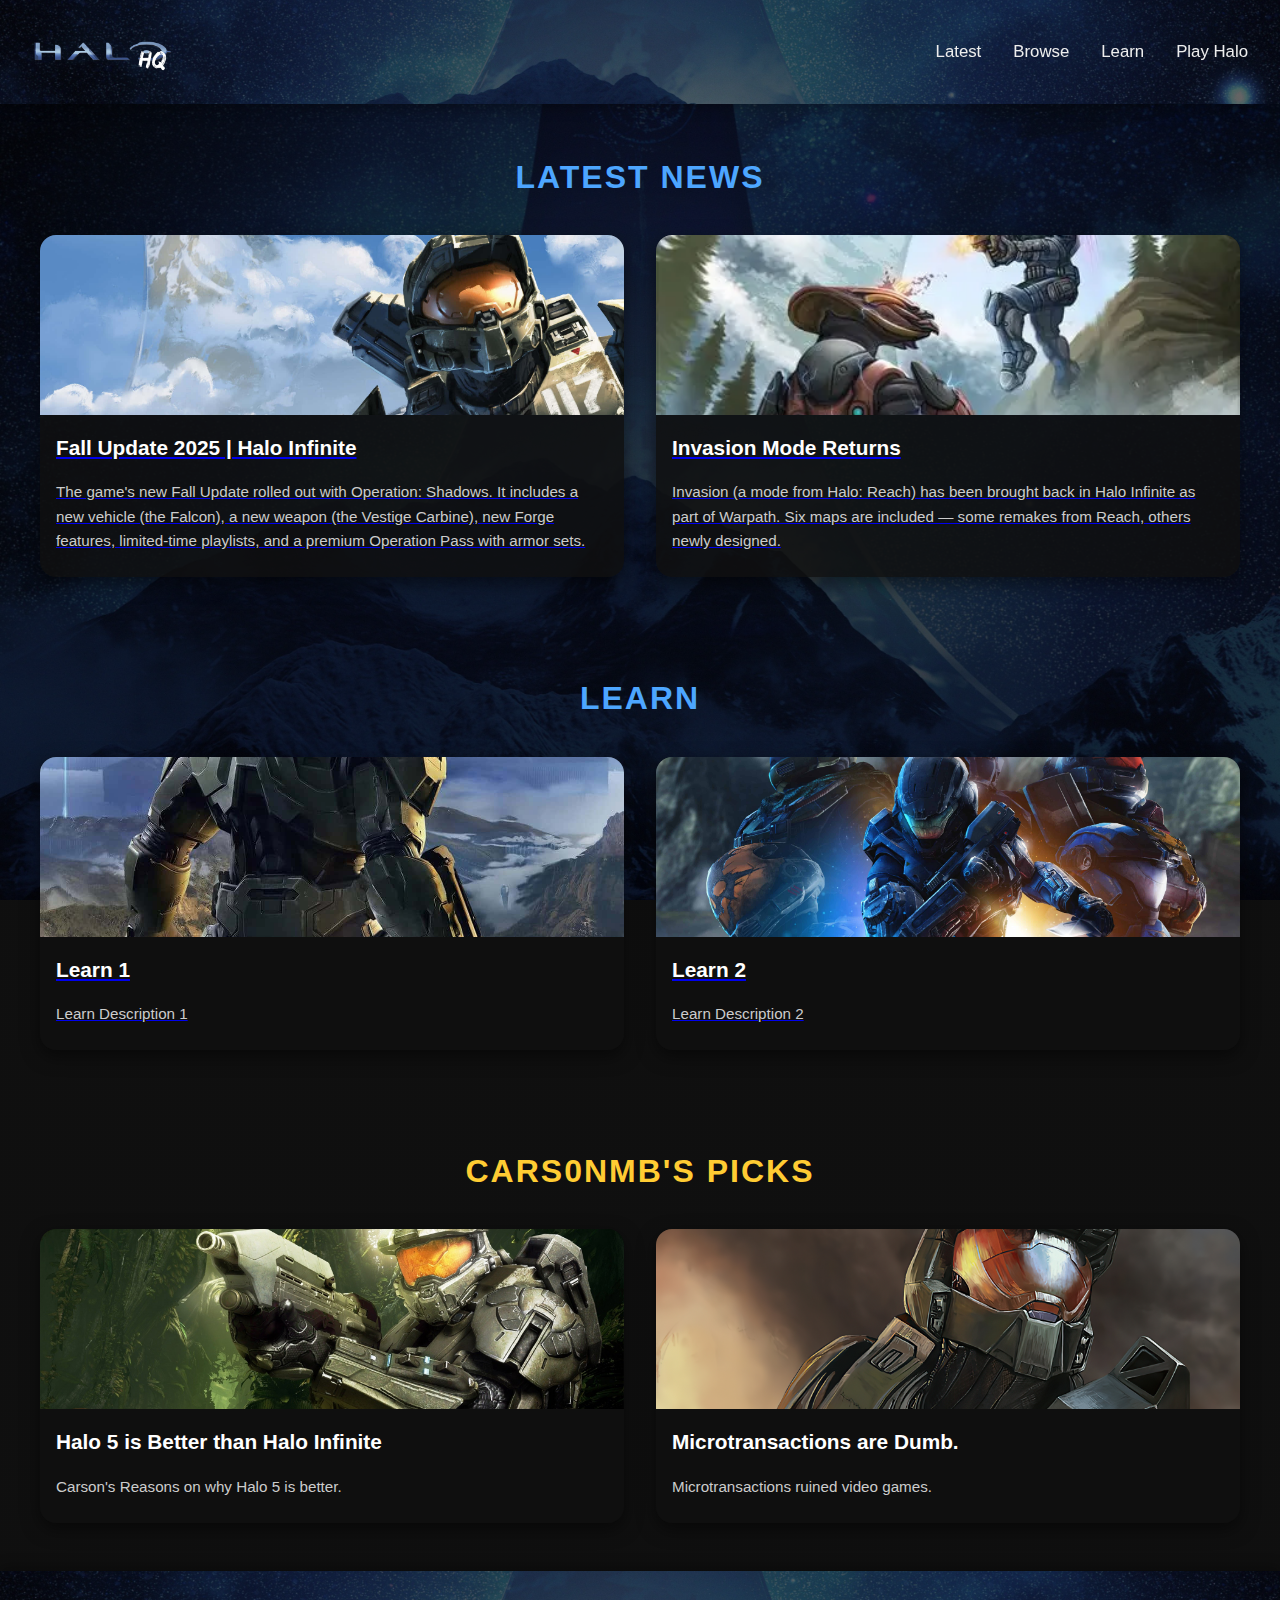
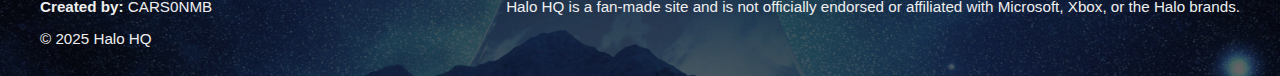
<file: index.html>
<!DOCTYPE html>
<html lang="en">
	<head>
		<meta charset="UTF-8">
		<meta name="viewport" content="width=device-width, initial-scale=1.0">
		<link rel="stylesheet" type="text/css" href="css/index.css">
		<script src="js/index.js"></script>
		<title>Halo HQ</title>
	</head>


	<header>
		<img id="logo" src="images/halohqlogo.png">
		<div id="divhead">
			<nav>
				<a>Latest</a>
				<a>Browse</a>
				<a>Learn</a>
				<a href="https://store.steampowered.com/app/1240440/Halo_Infinite/">Play Halo</a>
		</nav>
		</div>
	</header>




	<body>
		<div id="popup">
			<div class="popup-content">
				<h2>Get the Latest Halo News!</h2>
				<p>Subscribe with your email to stay updated on Halo news!</p>

				<form id="subscribe-form">
					<input type="email" placeholder="Enter your email" required>
					<button type="submit">Subscribe</button>
				</form>
				<button id="close-popup" class="close-btn">✖</button>
			</div>
		</div>

		<section id="Latest">
		<h2>Latest News</h2>
		<div class="grid">
			<a href="pages/update2025.html" class="card-link">
			<article class="card">
				<img src="images/cards/card1.jpg" alt="Halo Infinite Update 2025">
				<h3>Fall Update 2025 | Halo Infinite</h3>
				<p>The game's new Fall Update rolled out with Operation: Shadows. It includes a new vehicle (the Falcon), a new weapon (the Vestige Carbine), new Forge features, limited-time playlists, and a premium Operation Pass with armor sets.</p>
			</article>
			</a>
			<a href="pages/imr.html" class="card-link">
			<article class="card">
				<img src="images/cards/card2.webp" alt="Invasion Mode Returns">
				<h3>Invasion Mode Returns</h3>
				<p>Invasion (a mode from Halo: Reach) has been brought back in Halo Infinite as part of Warpath. Six maps are included — some remakes from Reach, others newly designed.</p>
			</article>
			</a>
		</div>







		</section>
		<section id="Learn">
		<h2>Learn</h2>
		<div class="grid">
			<a href="/pages/update2025.html" class="card-link">
			<article class="card">
				<img src="images/cards/card4.jpg" alt="Halo Infinite Update 2025">
				<h3>Learn 1</h3>
				<p>Learn Description 1</p>
			</article>
			</a>
			<a href="/pages/update2025.html" class="card-link">
			<article class="card">
				<img src="images/cards/card3.jpg" alt="Invasion Mode Returns">
				<h3>Learn 2</h3>
				<p>Learn Description 2</p>
			</article>
			</a>
		</div>
		</section>

		<section id="carsonpicks">
		<h2>CARS0NMB's Picks</h2>
		<div class="grid">
			<a href="/pages/update2025.html" class="card-link">
			<article class="card">
				<img src="images/cards/card5.jpg" alt="Halo Infinite Update 2025">
				<h3>Halo 5 is Better than Halo Infinite</h3>
				<p>Carson's Reasons on why Halo 5 is better.</p>
			</article>
			</a>
			<a href="/pages/update2025.html" class="card-link">
			<article class="card">
				<img src="images/cards/card6.jpg" alt="Invasion Mode Returns">
				<h3>Microtransactions are Dumb.</h3>
				<p>Microtransactions ruined video games.</p>
			</article>
			</a>
		</div>
		</section>
	</body>
	<footer>
	<div class="footer-content">
		<div class="footer-left">
		<p><strong>Created by:</strong> <a>CARS0NMB</a></p>
		<p>&copy; 2025 Halo HQ</p>
		</div>

		<div class="footer-center">
		<p>
			Halo HQ is a fan-made site and is not officially endorsed or affiliated 
			with Microsoft, Xbox, or the Halo brands.
		</p>
		</div>
	</div>
	</footer>
</html>
</file>
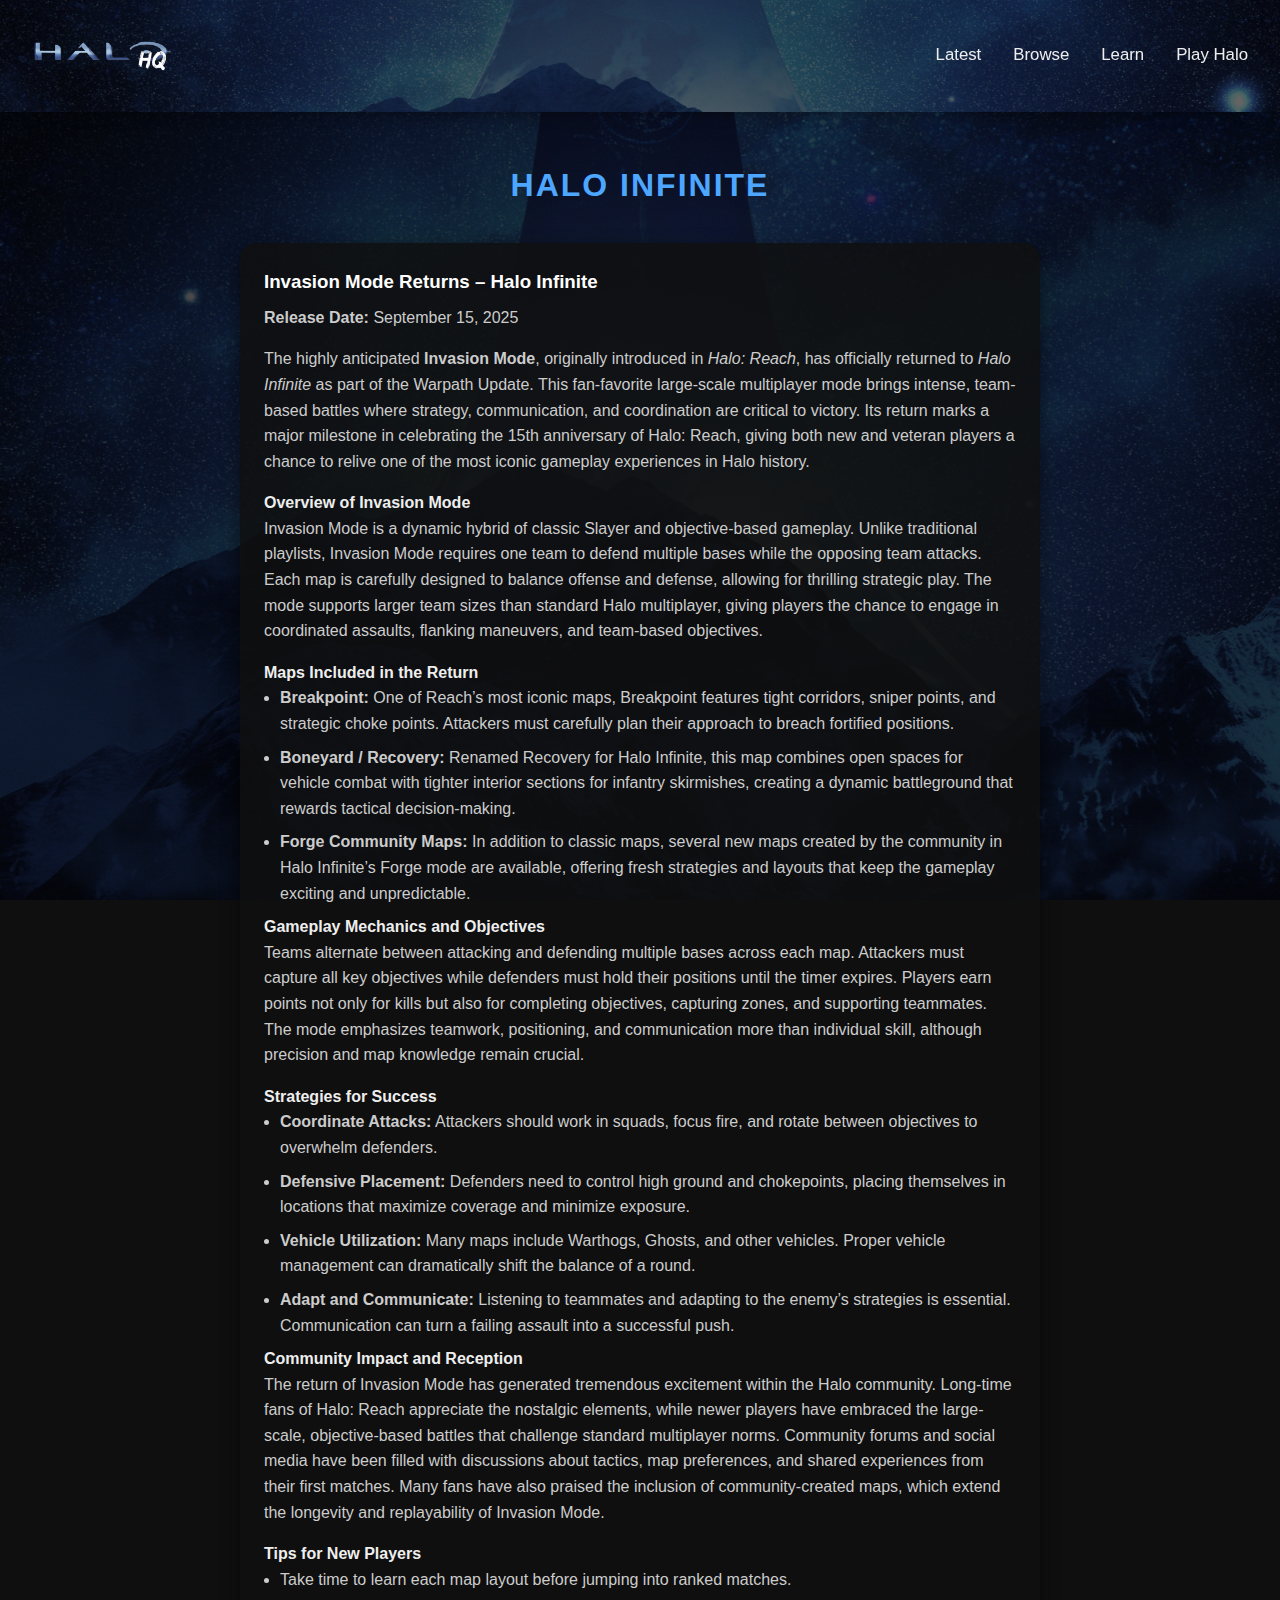
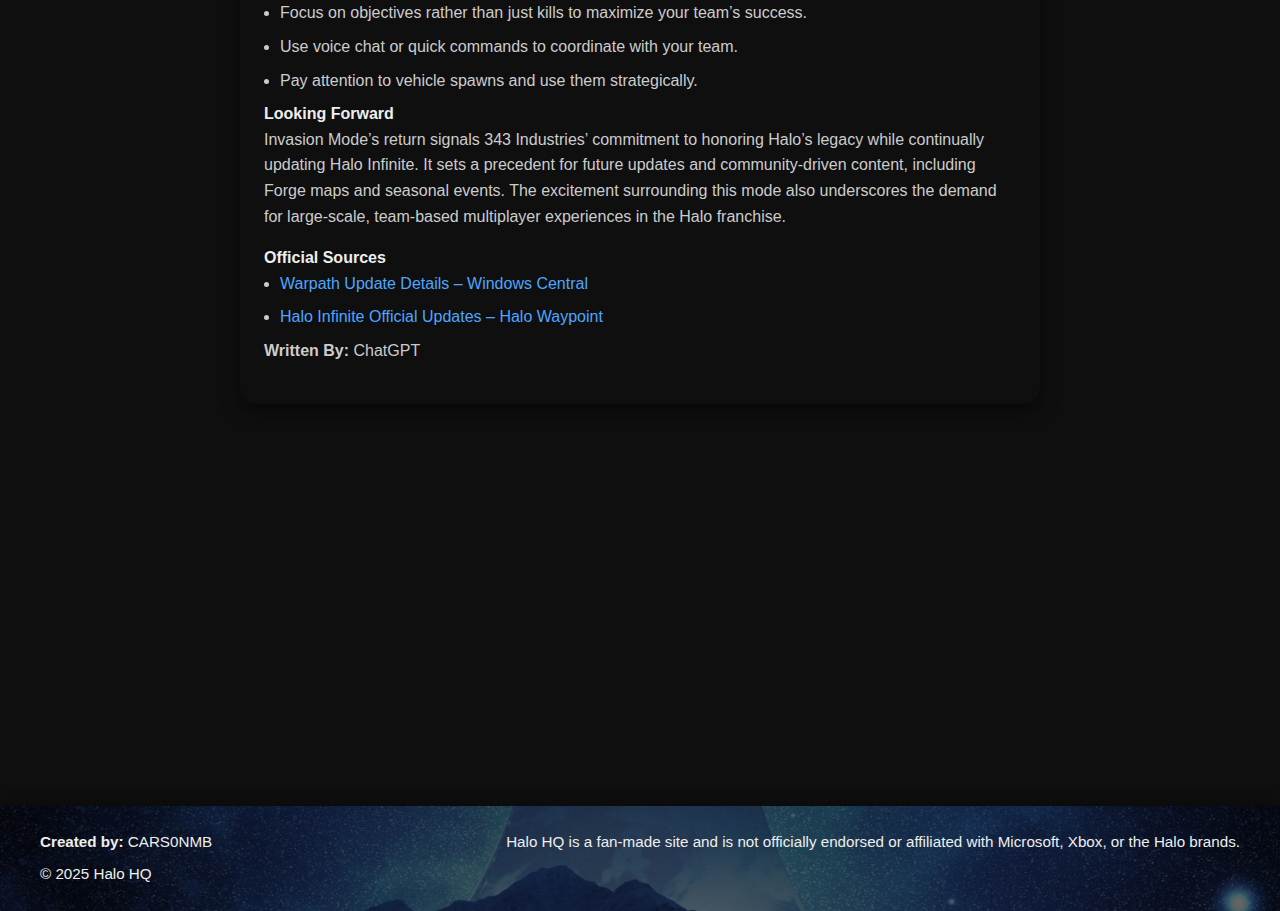
<file: pages/imr.html>
<!DOCTYPE html>
<html lang="en">


	<head>
		<meta charset="UTF-8">
		<meta name="viewport" content="width=device-width, initial-scale=1.0">
		<link rel="stylesheet" type="text/css" href="../css/pages.css">
		<title>Halo HQ</title>
		<link rel="icon" type="image/png" href="images/favicon.png">
	</head>


	<header>
		<a href="../index.html"><img id="logo" src="../images/halohqlogo.png"></a>
		<div id="divhead">
			<nav>
				<a>Latest</a>
				<a>Browse</a>
				<a>Learn</a>
				<a href="https://store.steampowered.com/app/1240440/Halo_Infinite/">Play Halo</a>
		</nav>
		</div>
	</header>




	<body>
        <section class="article-section">
            <h2>Halo Infinite</h2>

            <article class="article-card">
                <h3>Invasion Mode Returns – Halo Infinite</h3>
                <p><strong>Release Date:</strong> September 15, 2025</p>
                <p>The highly anticipated <strong>Invasion Mode</strong>, originally introduced in <em>Halo: Reach</em>, has officially returned to <em>Halo Infinite</em> as part of the Warpath Update. This fan-favorite large-scale multiplayer mode brings intense, team-based battles where strategy, communication, and coordination are critical to victory. Its return marks a major milestone in celebrating the 15th anniversary of Halo: Reach, giving both new and veteran players a chance to relive one of the most iconic gameplay experiences in Halo history.</p>

                <h4>Overview of Invasion Mode</h4>
                <p>Invasion Mode is a dynamic hybrid of classic Slayer and objective-based gameplay. Unlike traditional playlists, Invasion Mode requires one team to defend multiple bases while the opposing team attacks. Each map is carefully designed to balance offense and defense, allowing for thrilling strategic play. The mode supports larger team sizes than standard Halo multiplayer, giving players the chance to engage in coordinated assaults, flanking maneuvers, and team-based objectives.</p>

                <h4>Maps Included in the Return</h4>
                <ul>
                <li><strong>Breakpoint:</strong> One of Reach’s most iconic maps, Breakpoint features tight corridors, sniper points, and strategic choke points. Attackers must carefully plan their approach to breach fortified positions.</li>
                <li><strong>Boneyard / Recovery:</strong> Renamed Recovery for Halo Infinite, this map combines open spaces for vehicle combat with tighter interior sections for infantry skirmishes, creating a dynamic battleground that rewards tactical decision-making.</li>
                <li><strong>Forge Community Maps:</strong> In addition to classic maps, several new maps created by the community in Halo Infinite’s Forge mode are available, offering fresh strategies and layouts that keep the gameplay exciting and unpredictable.</li>
                </ul>

                <h4>Gameplay Mechanics and Objectives</h4>
                <p>Teams alternate between attacking and defending multiple bases across each map. Attackers must capture all key objectives while defenders must hold their positions until the timer expires. Players earn points not only for kills but also for completing objectives, capturing zones, and supporting teammates. The mode emphasizes teamwork, positioning, and communication more than individual skill, although precision and map knowledge remain crucial.</p>

                <h4>Strategies for Success</h4>
                <ul>
                <li><strong>Coordinate Attacks:</strong> Attackers should work in squads, focus fire, and rotate between objectives to overwhelm defenders.</li>
                <li><strong>Defensive Placement:</strong> Defenders need to control high ground and chokepoints, placing themselves in locations that maximize coverage and minimize exposure.</li>
                <li><strong>Vehicle Utilization:</strong> Many maps include Warthogs, Ghosts, and other vehicles. Proper vehicle management can dramatically shift the balance of a round.</li>
                <li><strong>Adapt and Communicate:</strong> Listening to teammates and adapting to the enemy’s strategies is essential. Communication can turn a failing assault into a successful push.</li>
                </ul>

                <h4>Community Impact and Reception</h4>
                <p>The return of Invasion Mode has generated tremendous excitement within the Halo community. Long-time fans of Halo: Reach appreciate the nostalgic elements, while newer players have embraced the large-scale, objective-based battles that challenge standard multiplayer norms. Community forums and social media have been filled with discussions about tactics, map preferences, and shared experiences from their first matches. Many fans have also praised the inclusion of community-created maps, which extend the longevity and replayability of Invasion Mode.</p>

                <h4>Tips for New Players</h4>
                <ul>
                <li>Take time to learn each map layout before jumping into ranked matches.</li>
                <li>Focus on objectives rather than just kills to maximize your team’s success.</li>
                <li>Use voice chat or quick commands to coordinate with your team.</li>
                <li>Pay attention to vehicle spawns and use them strategically.</li>
                </ul>

                <h4>Looking Forward</h4>
                <p>Invasion Mode’s return signals 343 Industries’ commitment to honoring Halo’s legacy while continually updating Halo Infinite. It sets a precedent for future updates and community-driven content, including Forge maps and seasonal events. The excitement surrounding this mode also underscores the demand for large-scale, team-based multiplayer experiences in the Halo franchise.</p>

                <h4>Official Sources</h4>
                <ul>
                <li><a href="https://www.windowscentral.com/gaming/halo-infinite-has-a-treat-in-store-halo-reach-invasion-mode-returns-after-15-years-in-the-new-warpath-update" target="_blank">Warpath Update Details – Windows Central</a></li>
                <li><a href="https://www.halowaypoint.com/en-us/news/halo-infinite-updates" target="_blank">Halo Infinite Official Updates – Halo Waypoint</a></li>
                </ul>

                <p><strong>Written By:</strong> ChatGPT</p>
            </article>

            <iframe width="560" height="315" src="https://www.youtube.com/embed/bWNeeCdnifE?si=_u2cvVVjeVv-9OCH" frameborder="0" allow="accelerometer; autoplay; encrypted-media; gyroscope; picture-in-picture" allowfullscreen></iframe>
        </section>

	</body>


	<footer>
	<div class="footer-content">
		<div class="footer-left">
		<p><strong>Created by:</strong> <a>CARS0NMB</a></p>
		<p>&copy; 2025 Halo HQ</p>
		</div>

		<div class="footer-center">
		<p>
			Halo HQ is a fan-made site and is not officially endorsed or affiliated 
			with Microsoft, Xbox, or the Halo brands.
		</p>
		</div>
	</div>
	</footer>
</html>
</file>
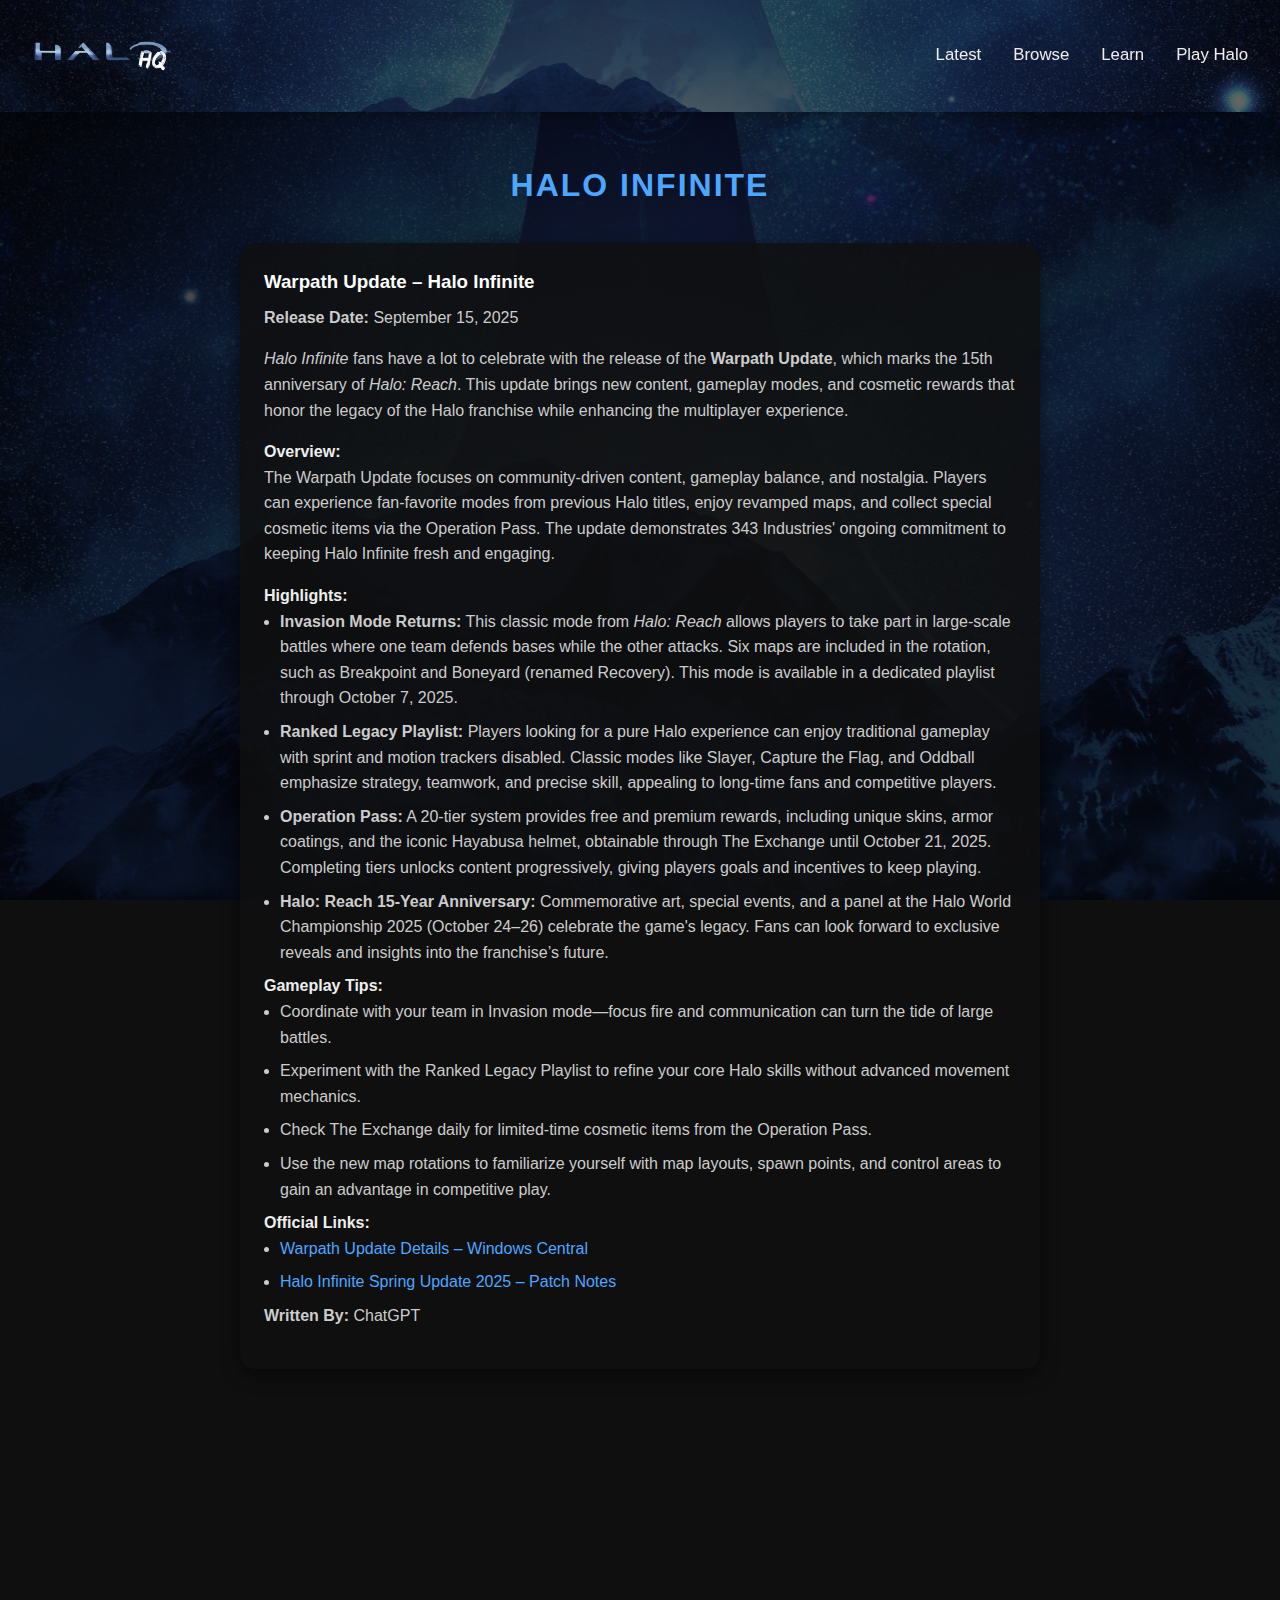
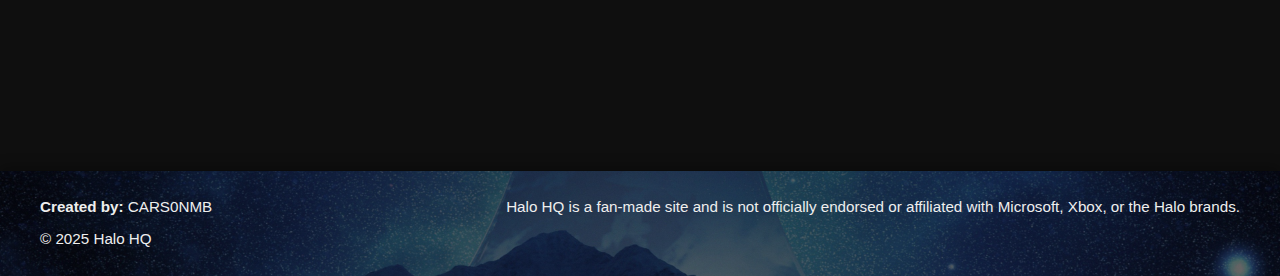
<file: pages/update2025.html>
<!DOCTYPE html>
<html lang="en">


	<head>
		<meta charset="UTF-8">
		<meta name="viewport" content="width=device-width, initial-scale=1.0">
		<link rel="stylesheet" type="text/css" href="../css/pages.css">
		<title>Halo HQ</title>
		<link rel="icon" type="image/png" href="images/favicon.png">
	</head>


	<header>
		<a href="../index.html"><img id="logo" src="../images/halohqlogo.png"></a>
		<div id="divhead">
			<nav>
				<a>Latest</a>
				<a>Browse</a>
				<a>Learn</a>
				<a href="https://store.steampowered.com/app/1240440/Halo_Infinite/">Play Halo</a>
		</nav>
		</div>
	</header>




	<body>
		<section class="article-section">
		<h2>Halo Infinite</h2>

		<article class="article-card">
			<h3>Warpath Update – Halo Infinite</h3>
			<p><strong>Release Date:</strong> September 15, 2025</p>
			<p><em>Halo Infinite</em> fans have a lot to celebrate with the release of the <strong>Warpath Update</strong>, which marks the 15th anniversary of <em>Halo: Reach</em>. This update brings new content, gameplay modes, and cosmetic rewards that honor the legacy of the Halo franchise while enhancing the multiplayer experience.</p>

			<h4>Overview:</h4>
			<p>The Warpath Update focuses on community-driven content, gameplay balance, and nostalgia. Players can experience fan-favorite modes from previous Halo titles, enjoy revamped maps, and collect special cosmetic items via the Operation Pass. The update demonstrates 343 Industries' ongoing commitment to keeping Halo Infinite fresh and engaging.</p>

			<h4>Highlights:</h4>
			<ul>
			<li><strong>Invasion Mode Returns:</strong> This classic mode from <em>Halo: Reach</em> allows players to take part in large-scale battles where one team defends bases while the other attacks. Six maps are included in the rotation, such as Breakpoint and Boneyard (renamed Recovery). This mode is available in a dedicated playlist through October 7, 2025.</li>
			<li><strong>Ranked Legacy Playlist:</strong> Players looking for a pure Halo experience can enjoy traditional gameplay with sprint and motion trackers disabled. Classic modes like Slayer, Capture the Flag, and Oddball emphasize strategy, teamwork, and precise skill, appealing to long-time fans and competitive players.</li>
			<li><strong>Operation Pass:</strong> A 20-tier system provides free and premium rewards, including unique skins, armor coatings, and the iconic Hayabusa helmet, obtainable through The Exchange until October 21, 2025. Completing tiers unlocks content progressively, giving players goals and incentives to keep playing.</li>
			<li><strong>Halo: Reach 15-Year Anniversary:</strong> Commemorative art, special events, and a panel at the Halo World Championship 2025 (October 24–26) celebrate the game's legacy. Fans can look forward to exclusive reveals and insights into the franchise’s future.</li>
			</ul>

			<h4>Gameplay Tips:</h4>
			<ul>
			<li>Coordinate with your team in Invasion mode—focus fire and communication can turn the tide of large battles.</li>
			<li>Experiment with the Ranked Legacy Playlist to refine your core Halo skills without advanced movement mechanics.</li>
			<li>Check The Exchange daily for limited-time cosmetic items from the Operation Pass.</li>
			<li>Use the new map rotations to familiarize yourself with map layouts, spawn points, and control areas to gain an advantage in competitive play.</li>
			</ul>

			<h4>Official Links:</h4>
			<ul>
			<li><a href="https://www.windowscentral.com/gaming/halo-infinite-has-a-treat-in-store-halo-reach-invasion-mode-returns-after-15-years-in-the-new-warpath-update" target="_blank">Warpath Update Details – Windows Central</a></li>
			<li><a href="https://support.halowaypoint.com/hc/en-us/articles/34335369079700-Halo-Infinite-Spring-Update-2025-Patch-Notes" target="_blank">Halo Infinite Spring Update 2025 – Patch Notes</a></li>
			</ul>

			<p><strong>Written By:</strong> ChatGPT</p>
		</article>

		<iframe width="560" height="315" src="https://www.youtube.com/embed/j-FhQlWQN0g" frameborder="0" allow="accelerometer; autoplay; encrypted-media; gyroscope; picture-in-picture" allowfullscreen></iframe>
		</section>

	</body>


	<footer>
	<div class="footer-content">
		<div class="footer-left">
		<p><strong>Created by:</strong> <a>CARS0NMB</a></p>
		<p>&copy; 2025 Halo HQ</p>
		</div>

		<div class="footer-center">
		<p>
			Halo HQ is a fan-made site and is not officially endorsed or affiliated 
			with Microsoft, Xbox, or the Halo brands.
		</p>
		</div>
	</div>
	</footer>
</html>
</file>
<file: css/index.css>
* {
  margin: 0;
  padding: 0;
  box-sizing: border-box;
}

body {
  font-family: 'Segoe UI', Tahoma, Geneva, Verdana, sans-serif;
  color: #eee;
  line-height: 1.6;
  background: 
    linear-gradient(rgba(0,0,0,0.8), rgba(0,0,0,0.8)),
    url("../images/background.jpg") no-repeat center center fixed;
  background-size: cover;
}


header {
  position: sticky;
  top: 0;
  display: flex;
  align-items: center;
  justify-content: space-between;
  padding: 0.75rem 2rem;

  background: 
    linear-gradient(rgba(0,0,0,0.6), rgba(0,0,0,0.6)),
    url("../images/background.jpg") no-repeat center center;
  background-size: cover;

  box-shadow: 0 4px 12px rgba(0, 0, 0, 0.3);
  z-index: 1000;
}


#logo {
  height: 80px;
  width: auto;
  object-fit: contain;
  cursor: pointer;
  transition: transform 0.3s ease;
}

#logo:hover {
  transform: scale(1.05);
}


#divhead nav {
  display: flex;
  gap: 2rem;
}

#divhead nav a {
  color: #eee;
  text-decoration: none;
  font-weight: 500;
  font-size: 1.05rem;
  transition: color 0.3s ease, transform 0.2s ease;
}

#divhead nav a:hover {
  color: #4da6ff; 
  transform: translateY(-2px);
}

#divhead nav a:active {
  color: #1e90ff;
}


footer {
  padding: 1.5rem 2rem;
  background: 
    linear-gradient(rgba(0,0,0,0.6), rgba(0,0,0,0.6)),
    url("../images/background.jpg") no-repeat center center;
  background-size: cover;

  box-shadow: 0 -4px 12px rgba(0, 0, 0, 0.3);
  color: #eee;
  font-size: 0.95rem;
}

.footer-content {
  display: flex;
  flex-wrap: wrap;
  justify-content: space-between;
  gap: 2rem;
  max-width: 1200px;
  margin: 0 auto;
}

.footer-left,
.footer-center,
footer nav {
  display: flex;
  flex-direction: column;
  gap: 0.5rem;
}

footer nav a {
  color: #eee;
  text-decoration: none;
  transition: color 0.3s ease;
}

footer nav a:hover {
  color: #4da6ff;
}


#Latest,
#Learn {
  padding: 3rem 2rem;
  text-align: center;

  background: 
    linear-gradient(rgba(0,0,0,0.7), rgba(0,0,0,0.7)),
    url("../images/background.jpg") no-repeat center center fixed;
  background-size: cover;
}

#Latest h2,
#Learn h2 {
  font-size: 2rem;
  margin-bottom: 2rem;
  color: #4da6ff;
  text-transform: uppercase;
  letter-spacing: 2px;
}


#Latest .grid,
#Learn .grid {
  display: grid;
  grid-template-columns: repeat(auto-fit, minmax(280px, 1fr));
  gap: 2rem;
  max-width: 1200px;
  margin: 0 auto;
}


#Latest .card,
#Learn .card {
  background: rgba(15, 15, 15, 0.85);
  border-radius: 1rem;
  overflow: hidden;
  box-shadow: 0 6px 18px rgba(0, 0, 0, 0.5);
  transition: transform 0.3s ease, box-shadow 0.3s ease;
  text-align: left;
}

#Latest .card:hover,
#Learn .card:hover {
  transform: translateY(-8px);
  box-shadow: 0 10px 25px rgba(0, 0, 0, 0.7);
}


#Latest .card img,
#Learn .card img {
  width: 100%;
  height: 180px;
  object-fit: cover;
  display: block;
}


#Latest .card h3,
#Learn .card h3 {
  font-size: 1.3rem;
  margin: 1rem;
  color: #fff;
}

#Latest .card p,
#Learn .card p {
  margin: 0 1rem 1.5rem;
  font-size: 0.95rem;
  color: #ccc;
}



#carsonpicks {
  padding: 3rem 2rem;
  text-align: center;

  background: 
    linear-gradient(rgba(0,0,0,0.7), rgba(0,0,0,0.7)),
    url("../images/background.jpg") no-repeat center center fixed;
  background-size: cover;
  color: #eee;
}

#carsonpicks h2 {
  font-size: 2rem;
  margin-bottom: 2rem;
  color: #ffcc33; 
  text-transform: uppercase;
  letter-spacing: 2px;
}

#carsonpicks .grid {
  display: grid;
  grid-template-columns: repeat(auto-fit, minmax(280px, 1fr));
  gap: 2rem;
  max-width: 1200px;
  margin: 0 auto;
}


#carsonpicks .card-link {
  text-decoration: none;
  color: inherit;
}

#carsonpicks .card {
  background: rgba(15, 15, 15, 0.85);
  border-radius: 1rem;
  overflow: hidden;
  box-shadow: 0 6px 18px rgba(0, 0, 0, 0.5);
  transition: transform 0.3s ease, box-shadow 0.3s ease;
  text-align: left;
  height: 100%;
  display: flex;
  flex-direction: column;
}

#carsonpicks .card:hover {
  transform: translateY(-8px);
  box-shadow: 0 10px 25px rgba(0, 0, 0, 0.7);
}


#carsonpicks .card img {
  width: 100%;
  height: 180px;
  object-fit: cover;
  display: block;
}


#carsonpicks .card h3 {
  font-size: 1.3rem;
  margin: 1rem;
  color: #fff;
}

#carsonpicks .card p {
  margin: 0 1rem 1.5rem;
  font-size: 0.95rem;
  color: #ccc;
}

#popup-overlay {
  display: none;
  position: fixed;
  top: 0; left: 0; right: 0; bottom: 0;
  background: rgba(0, 0, 0, 0.7);
  z-index: 999;
}

#popup {
  display: none;
  position: fixed;
  top: 50%; left: 50%;
  transform: translate(-50%, -50%);
  background: rgba(20, 20, 20, 0.95);
  border-radius: 1rem;
  box-shadow: 0 10px 30px rgba(0, 0, 0, 0.8);
  padding: 2rem;
  max-width: 400px;
  width: 90%;
  z-index: 1000;
  animation: fadeIn 0.3s ease;
  color: #eee;
  text-align: center;
}

#popup h2 {
  margin-bottom: 1rem;
  color: #4da6ff;
}

#popup p {
  font-size: 0.95rem;
  margin-bottom: 1.5rem;
  color: #ccc;
}

#popup input[type="email"] {
  width: 100%;
  padding: 0.75rem;
  border-radius: 0.5rem;
  border: none;
  margin-bottom: 1rem;
  font-size: 1rem;
}

#popup button {
  padding: 0.75rem 1.5rem;
  border: none;
  border-radius: 0.5rem;
  background: #4da6ff;
  color: #fff;
  font-size: 1rem;
  cursor: pointer;
  transition: background 0.3s ease;
}

#popup button:hover {
  background: #1e90ff;
}

.close-btn {
  position: absolute;
  top: 0.5rem;
  right: 0.75rem;
  background: none;
  border: none;
  font-size: 1.2rem;
  color: #aaa;
  cursor: pointer;
  transition: color 0.3s ease;
}

.close-btn:hover {
  color: #fff;
}

@keyframes fadeIn {
  from { opacity: 0; transform: translate(-50%, -45%); }
  to { opacity: 1; transform: translate(-50%, -50%); }
}
</file>
<file: css/pages.css>
* {
  margin: 0;
  padding: 0;
  box-sizing: border-box;
}

body {
  font-family: 'Segoe UI', Tahoma, Geneva, Verdana, sans-serif;
  color: #eee;
  line-height: 1.6;
  background: 
    linear-gradient(rgba(0,0,0,0.8), rgba(0,0,0,0.8)),
    url("../images/background.jpg") no-repeat center center fixed;
  background-size: cover;
}


header {
  position: sticky;
  top: 0;
  display: flex;
  align-items: center;
  justify-content: space-between;
  padding: 0.75rem 2rem;

  background: 
    linear-gradient(rgba(0,0,0,0.6), rgba(0,0,0,0.6)),
    url("../images/background.jpg") no-repeat center center;
  background-size: cover;

  box-shadow: 0 4px 12px rgba(0, 0, 0, 0.3);
  z-index: 1000;
}


#logo {
  height: 80px;
  width: auto;
  object-fit: contain;
  cursor: pointer;
  transition: transform 0.3s ease;
}

#logo:hover {
  transform: scale(1.05);
}


#divhead nav {
  display: flex;
  gap: 2rem;
}


#divhead nav a {
  color: #eee;
  text-decoration: none;
  font-weight: 500;
  font-size: 1.05rem;
  transition: color 0.3s ease, transform 0.2s ease;
}

#divhead nav a:hover {
  color: #4da6ff; 
  transform: translateY(-2px);
}

#divhead nav a:active {
  color: #1e90ff;
}


footer {
  padding: 1.5rem 2rem;
  background: 
    linear-gradient(rgba(0,0,0,0.6), rgba(0,0,0,0.6)),
    url("../images/background.jpg") no-repeat center center;
  background-size: cover;

  box-shadow: 0 -4px 12px rgba(0, 0, 0, 0.3);
  color: #eee;
  font-size: 0.95rem;
}

.footer-content {
  display: flex;
  flex-wrap: wrap;
  justify-content: space-between;
  gap: 2rem;
  max-width: 1200px;
  margin: 0 auto;
}

.footer-left,
.footer-center,
footer nav {
  display: flex;
  flex-direction: column;
  gap: 0.5rem;
}

footer nav a {
  color: #eee;
  text-decoration: none;
  transition: color 0.3s ease;
}

footer nav a:hover {
  color: #4da6ff;
}

.article-section {
  padding: 3rem 2rem;
  text-align: center;
  background: linear-gradient(rgba(0,0,0,0.7), rgba(0,0,0,0.7)),
              url("../images/background.jpg") no-repeat center center fixed;
  background-size: cover;
  color: #eee;
}

.article-section h2 {
  font-size: 2rem;
  margin-bottom: 2rem;
  color: #4da6ff;
  text-transform: uppercase;
  letter-spacing: 2px;
}

.article-section .article-card {
  background: rgba(15, 15, 15, 0.85);
  border-radius: 1rem;
  padding: 1.5rem;
  max-width: 800px;
  margin: 0 auto 2rem auto;
  box-shadow: 0 6px 18px rgba(0,0,0,0.5);
  transition: transform 0.3s ease, box-shadow 0.3s ease;
  text-align: left;
}

.article-section .article-card:hover {
  transform: translateY(-5px);
  box-shadow: 0 10px 25px rgba(0,0,0,0.7);
}

.article-section .article-card h3 {
  color: #fff;
  margin-bottom: 0.5rem;
}

.article-section .article-card p {
  color: #ccc;
  margin-bottom: 1rem;
}

.article-section .article-card ul {
  margin-left: 1rem;
  color: #ccc;
}

.article-section .article-card ul li {
  margin-bottom: 0.5rem;
}

.article-section a {
  color: #4da6ff;
  text-decoration: none;
}

.article-section a:hover {
  text-decoration: underline;
}
</file>
